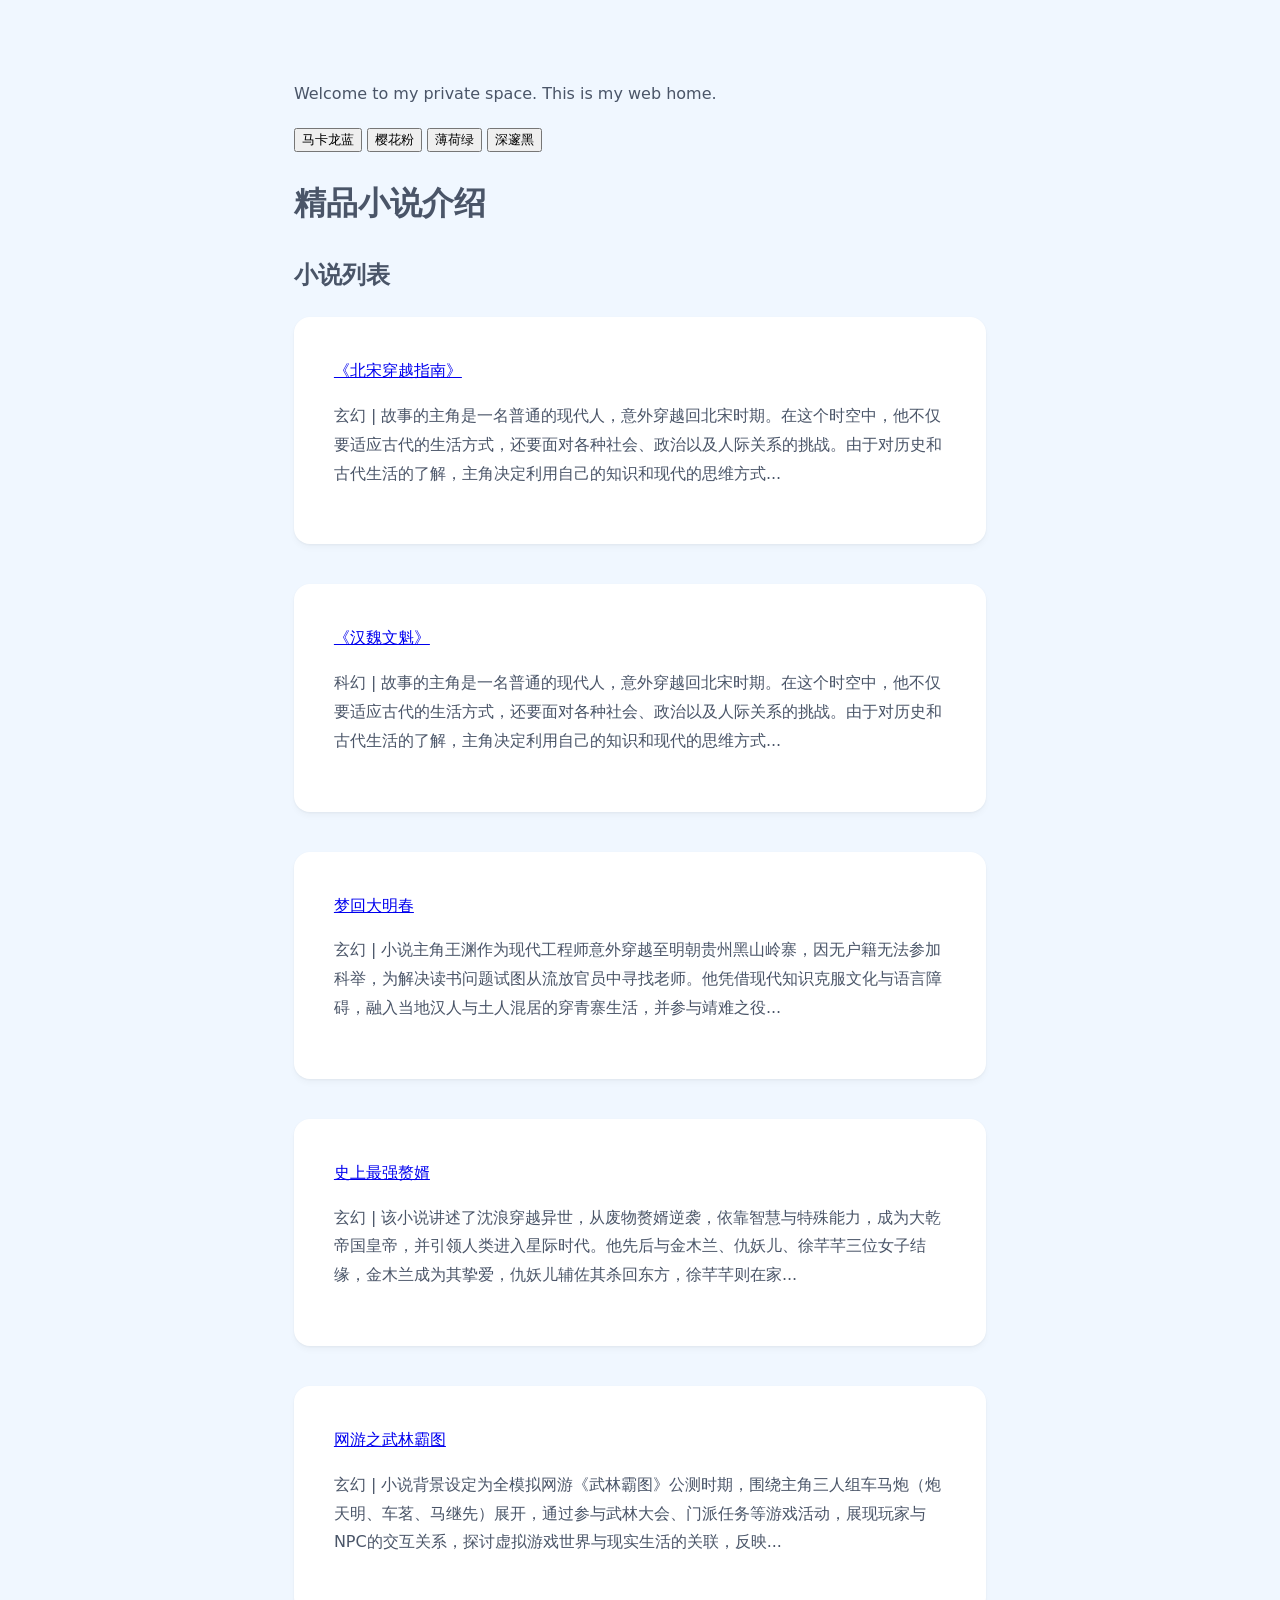
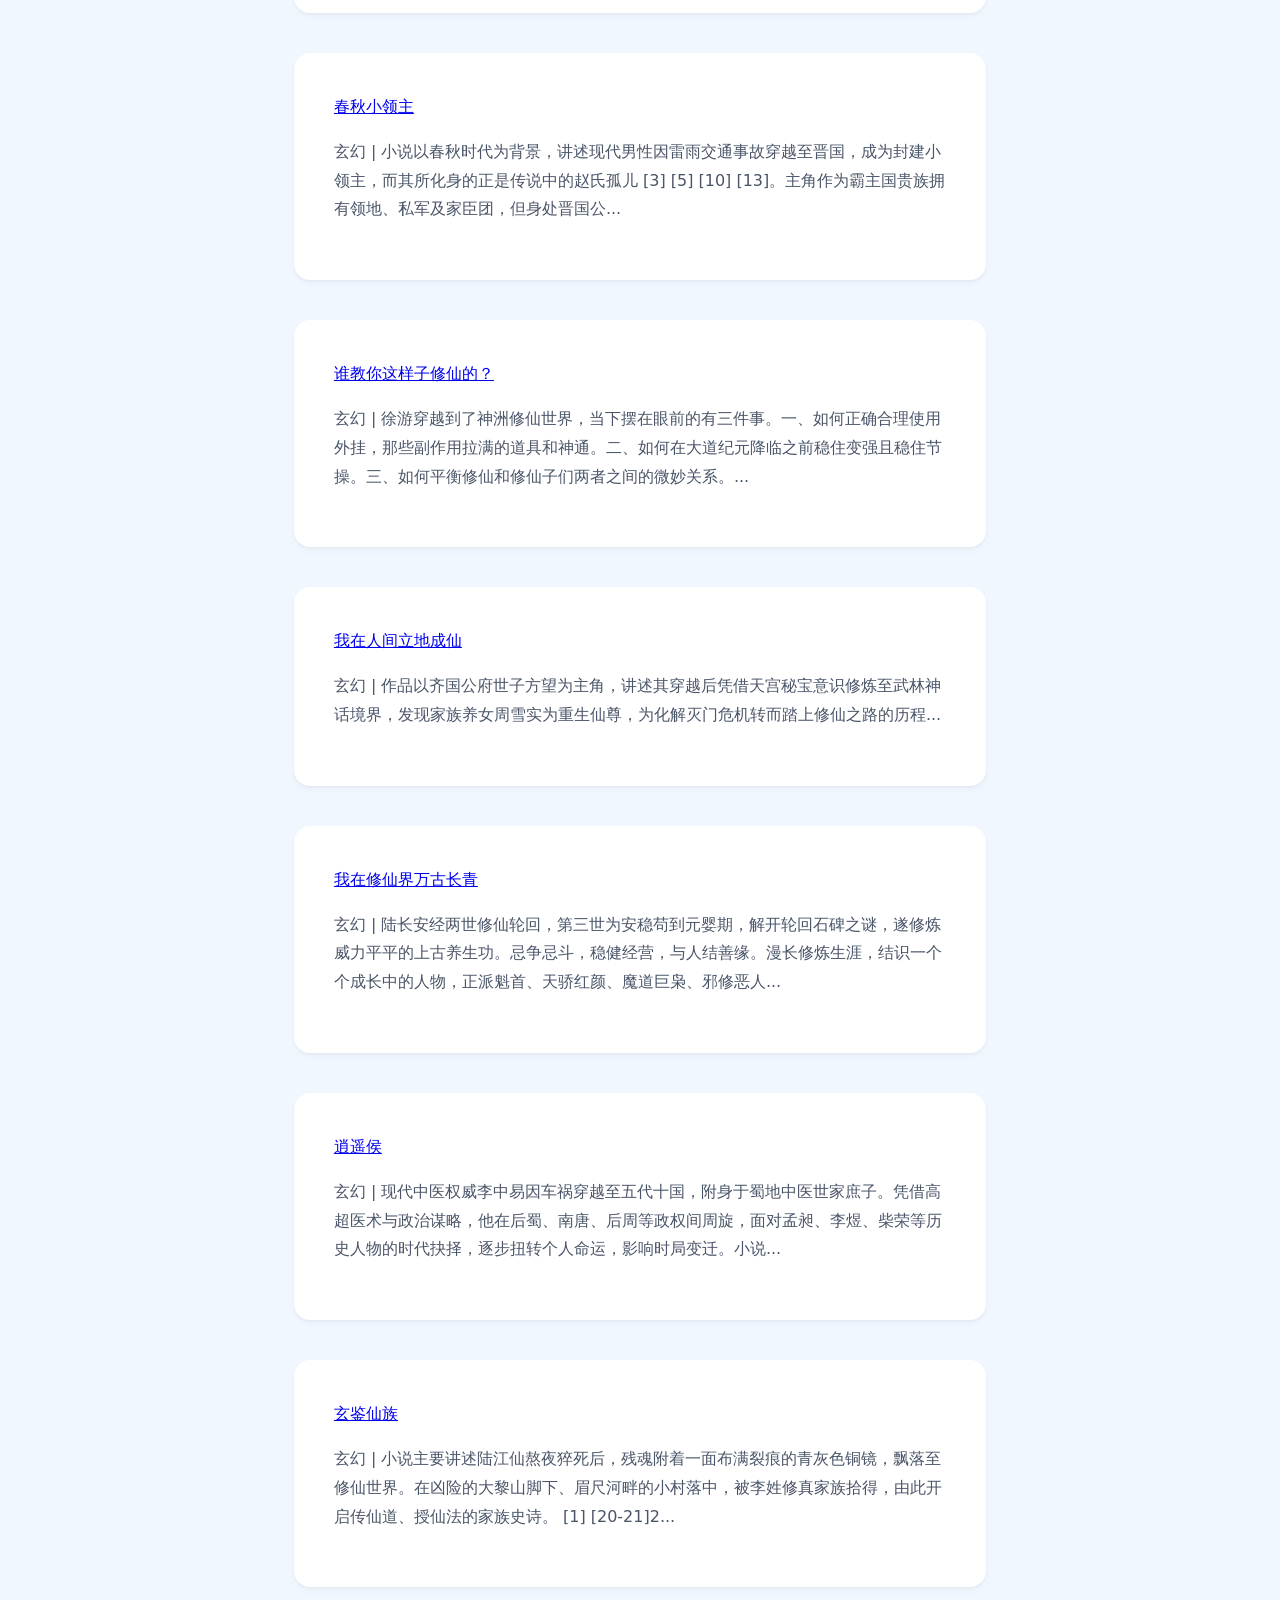
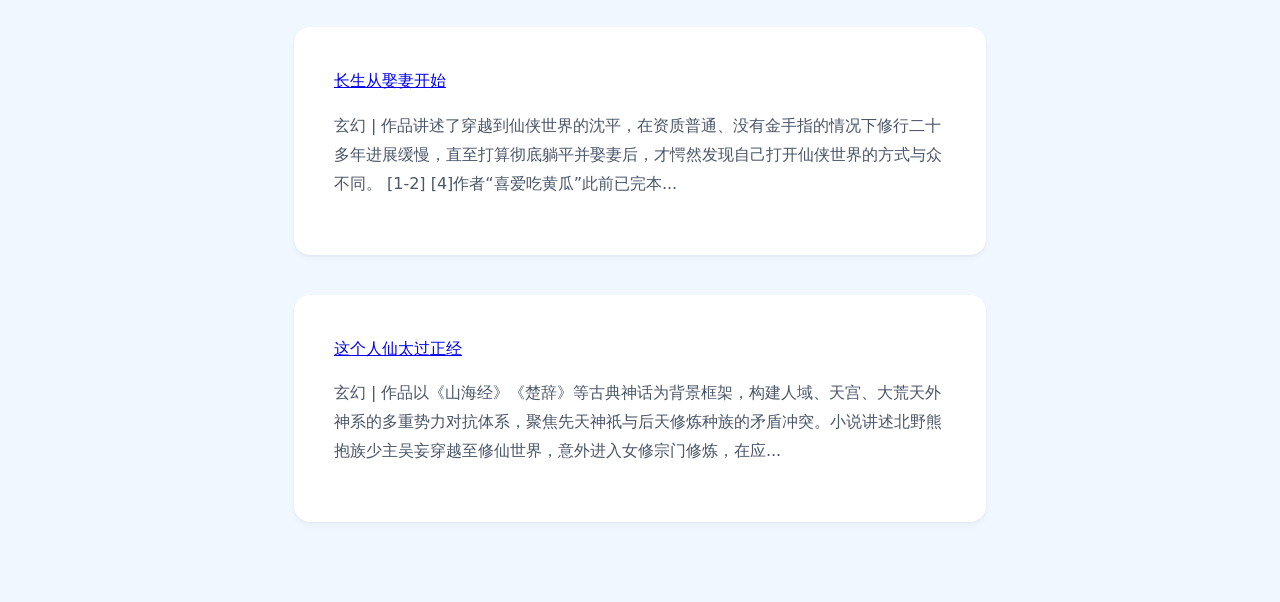
<file: index.html>
<!DOCTYPE html>
<html lang="zh-CN">
<head>
    <meta charset="UTF-8">
    <meta name="viewport" content="width=device-width, initial-scale=1.0">
    <title>精品小说</title>
    <link rel="stylesheet" href="style.css">
</head>
<body>
    <p>Welcome to my private space. This is my web home.</p>

    <nav class="theme-switcher">
        <button onclick="setTheme('blue')">马卡龙蓝</button>
        <button onclick="setTheme('red')">樱花粉</button>
        <button onclick="setTheme('green')">薄荷绿</button>
        <button onclick="setTheme('dark')">深邃黑</button>
    </nav> <h1>精品小说介绍</h1>

    <div id="novel-list"></div> <script src="app.js"></script>
    <script>
        // 如果这里报错，前面的代码一定有标签没闭合
        renderHome();
    </script>
</body>
</html>
</file>
<file: style.css>
/* --- 0. 颜色主题 --- */

:root {
    /* 定义主题切换时的全局过渡，让颜色变化像呼吸一样自然 */
    /* 默认：马卡龙蓝主题 */
    --bg-color: #f0f7ff;
    --card-bg: #ffffff;
    --text-color: #4a5568;
    --accent-color: #74c0fc;
    --shadow-color: rgba(116, 192, 252, 0.2);

    transition: background-color 0.4s ease, color 0.4s ease;

}

/* 红色马卡龙主题 */
[data-theme="red"] {
    --bg-color: #fff5f5;
    --accent-color: #ff8787;
    --shadow-color: rgba(255, 135, 135, 0.2);
}

/* 绿色马卡龙主题 */
[data-theme="green"] {
    --bg-color: #f3fcf4;
    --accent-color: #69db7c;
    --shadow-color: rgba(105, 219, 124, 0.2);
}

/* 黑色/极简主题 */
[data-theme="dark"] {
    --bg-color: #1a1a1a;
    --card-bg: #2d2d2d;
    --text-color: #e0e0e0;
    --accent-color: #a0a0a0;
    --shadow-color: rgba(0, 0, 0, 0.3);
}

/* --- 1. 统一画布定义 (Body) --- */
body {
    background-color: var(--bg-color);
    color: var(--text-color);
}

li {
    background-color: var(--card-bg);
}

li:hover {
    box-shadow: 0 12px 16px var(--shadow-color);
}

/* --- 1. 现代画布定义 (进阶版 body) --- */
body {
    /* 关键：统一使用变量，禁止写死 #f9f9f9 */
    background-color: var(--bg-color);
    color: var(--text-color);
    
    font-family: system-ui, -apple-system, BlinkMacSystemFont, "Segoe UI", Roboto, sans-serif;
    max-width: 68ch;
    margin: 80px auto;
    line-height: 1.8;
    padding: 0 20px;
    -webkit-font-smoothing: antialiased;
}

/* --- 2. 布局重置 (Reset) --- */
ul { padding: 0; margin: 0; list-style: none; }

/* --- 3. 认知卡片 (li) --- */
li {
    border: none;
    /* 关键：使用变量，根据主题自动切换卡片背景 */
    background-color: var(--card-bg);
    padding: 40px;
    border-radius: 16px;
    box-shadow: 0 4px 6px rgba(0, 0, 0, 0.03), 0 1px 3px rgba(0, 0, 0, 0.05);
    margin-bottom: 40px;
    transform: translateZ(0);
    transition: box-shadow 0.3s ease-out, transform 0.3s ease-out;
    cursor: pointer;
}

li:hover {
    transform: translateY(-5px);
    box-shadow: 0 12px 16px var(--shadow-color);
}
</file>
